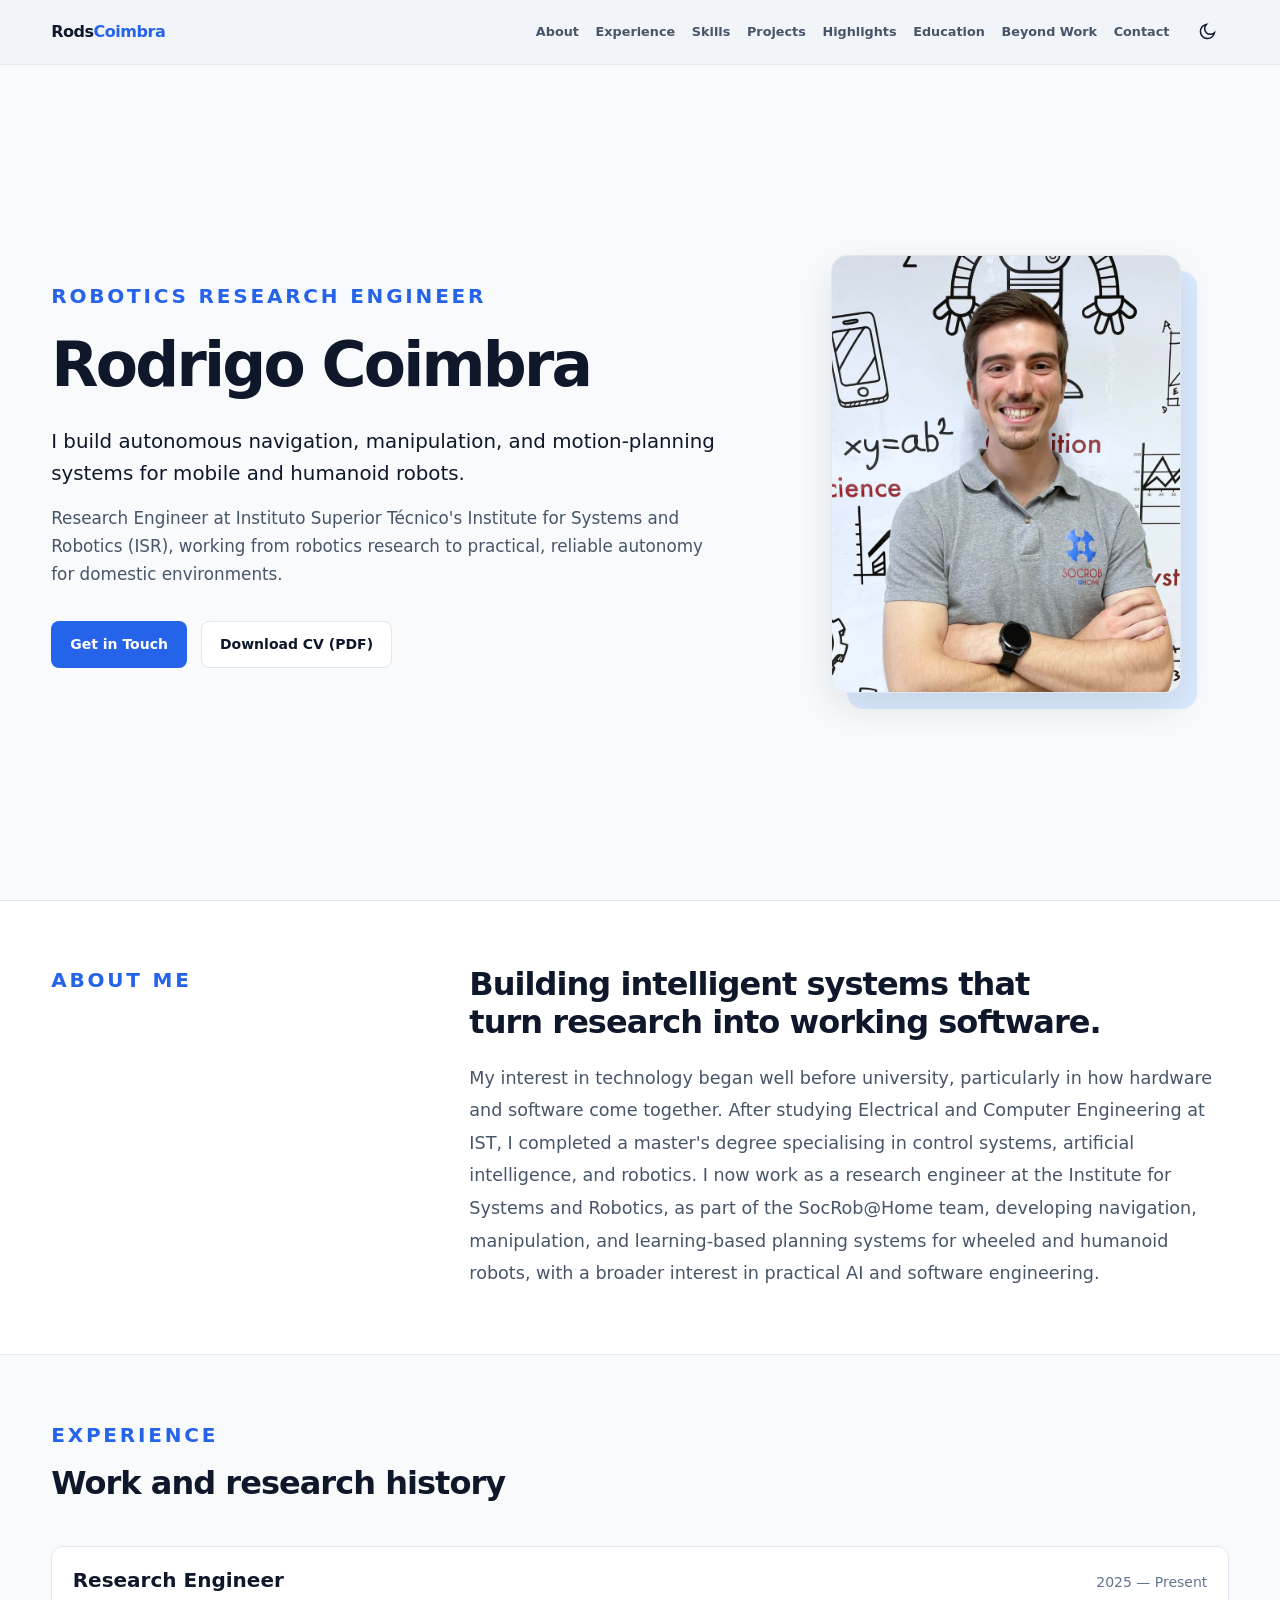
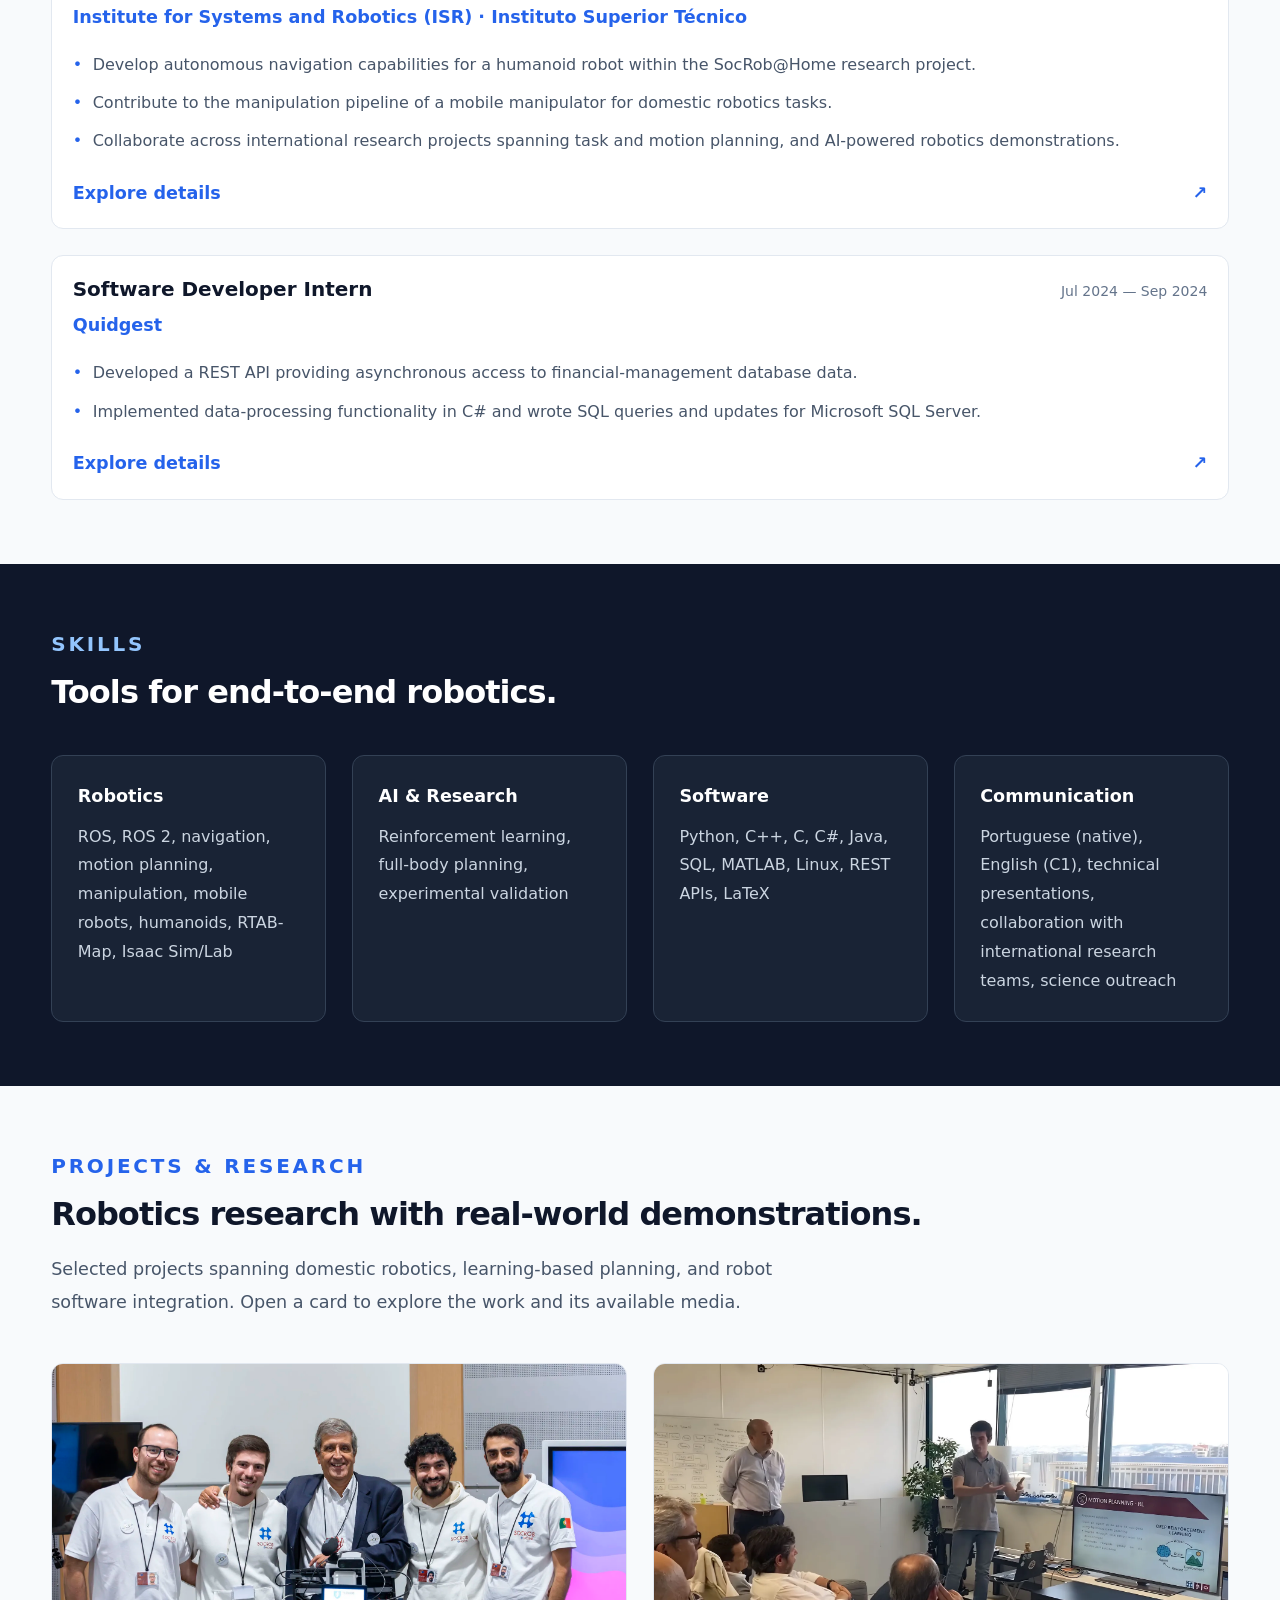
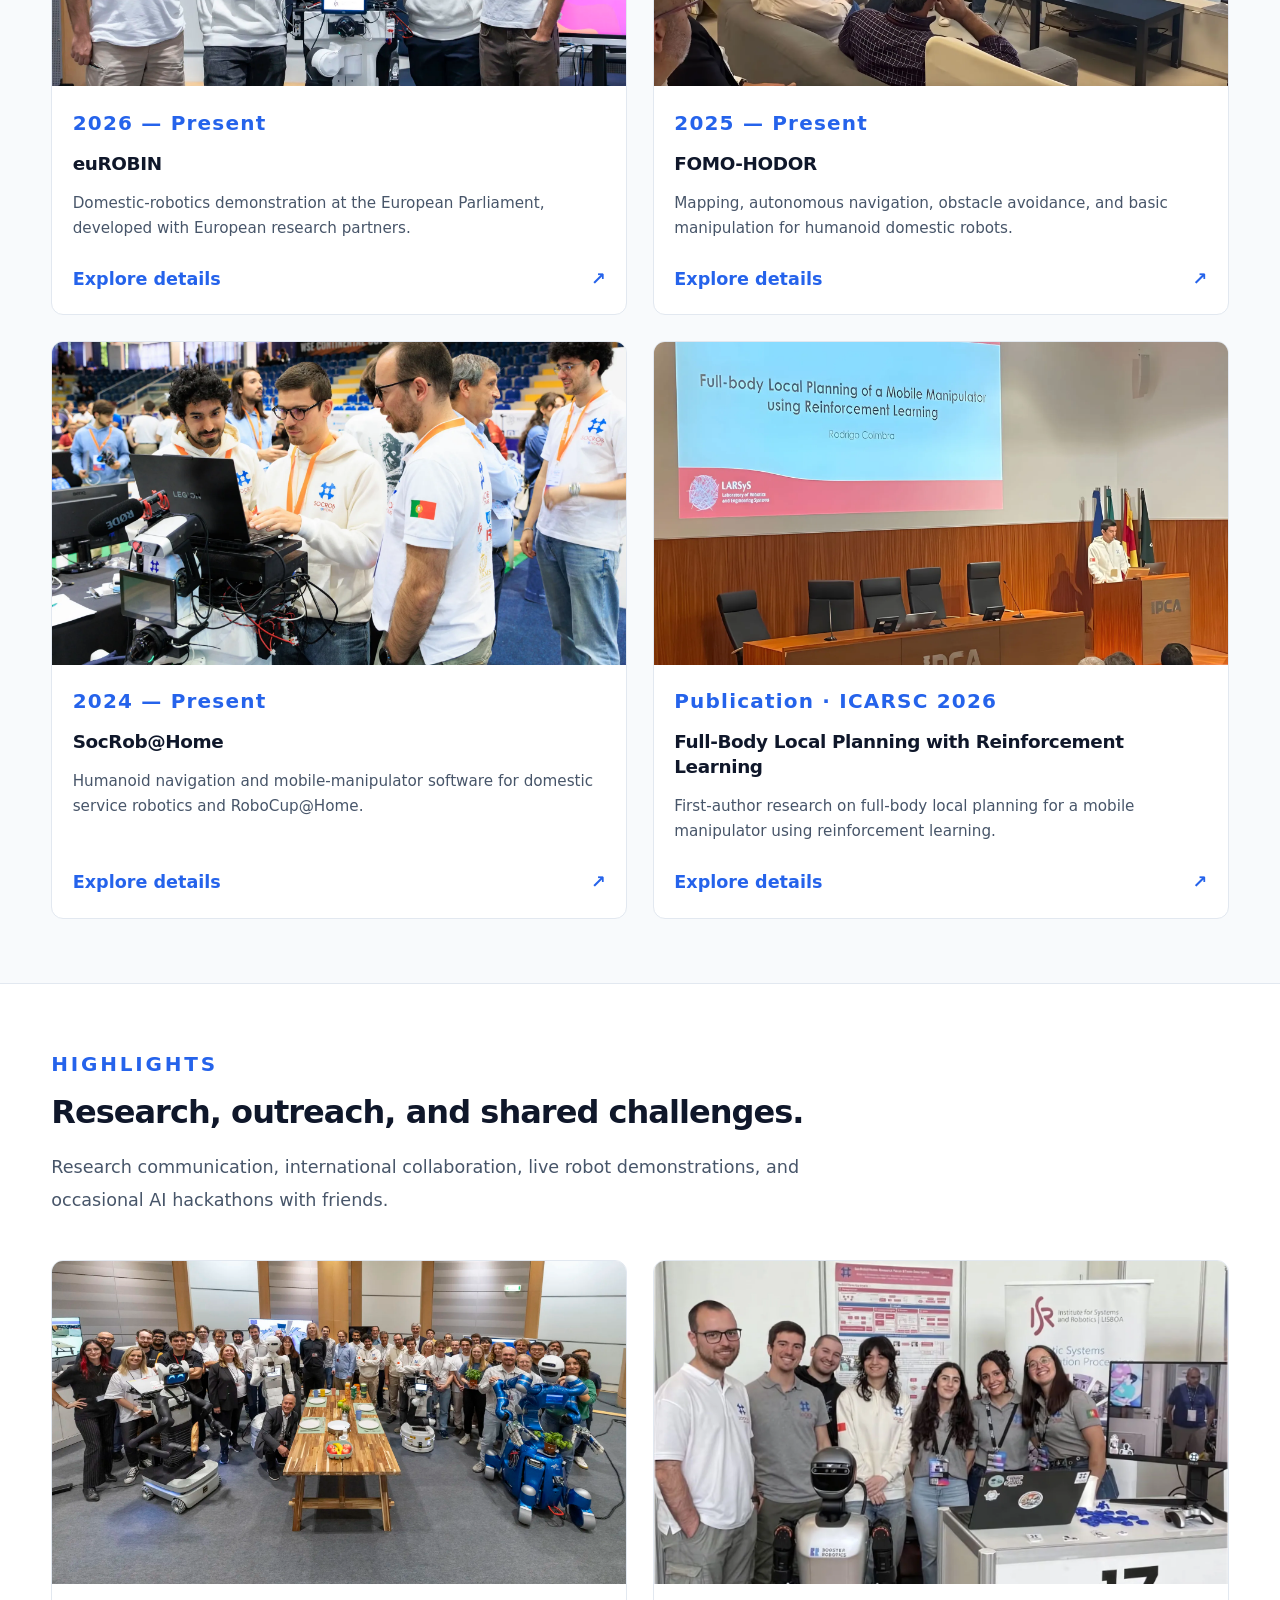
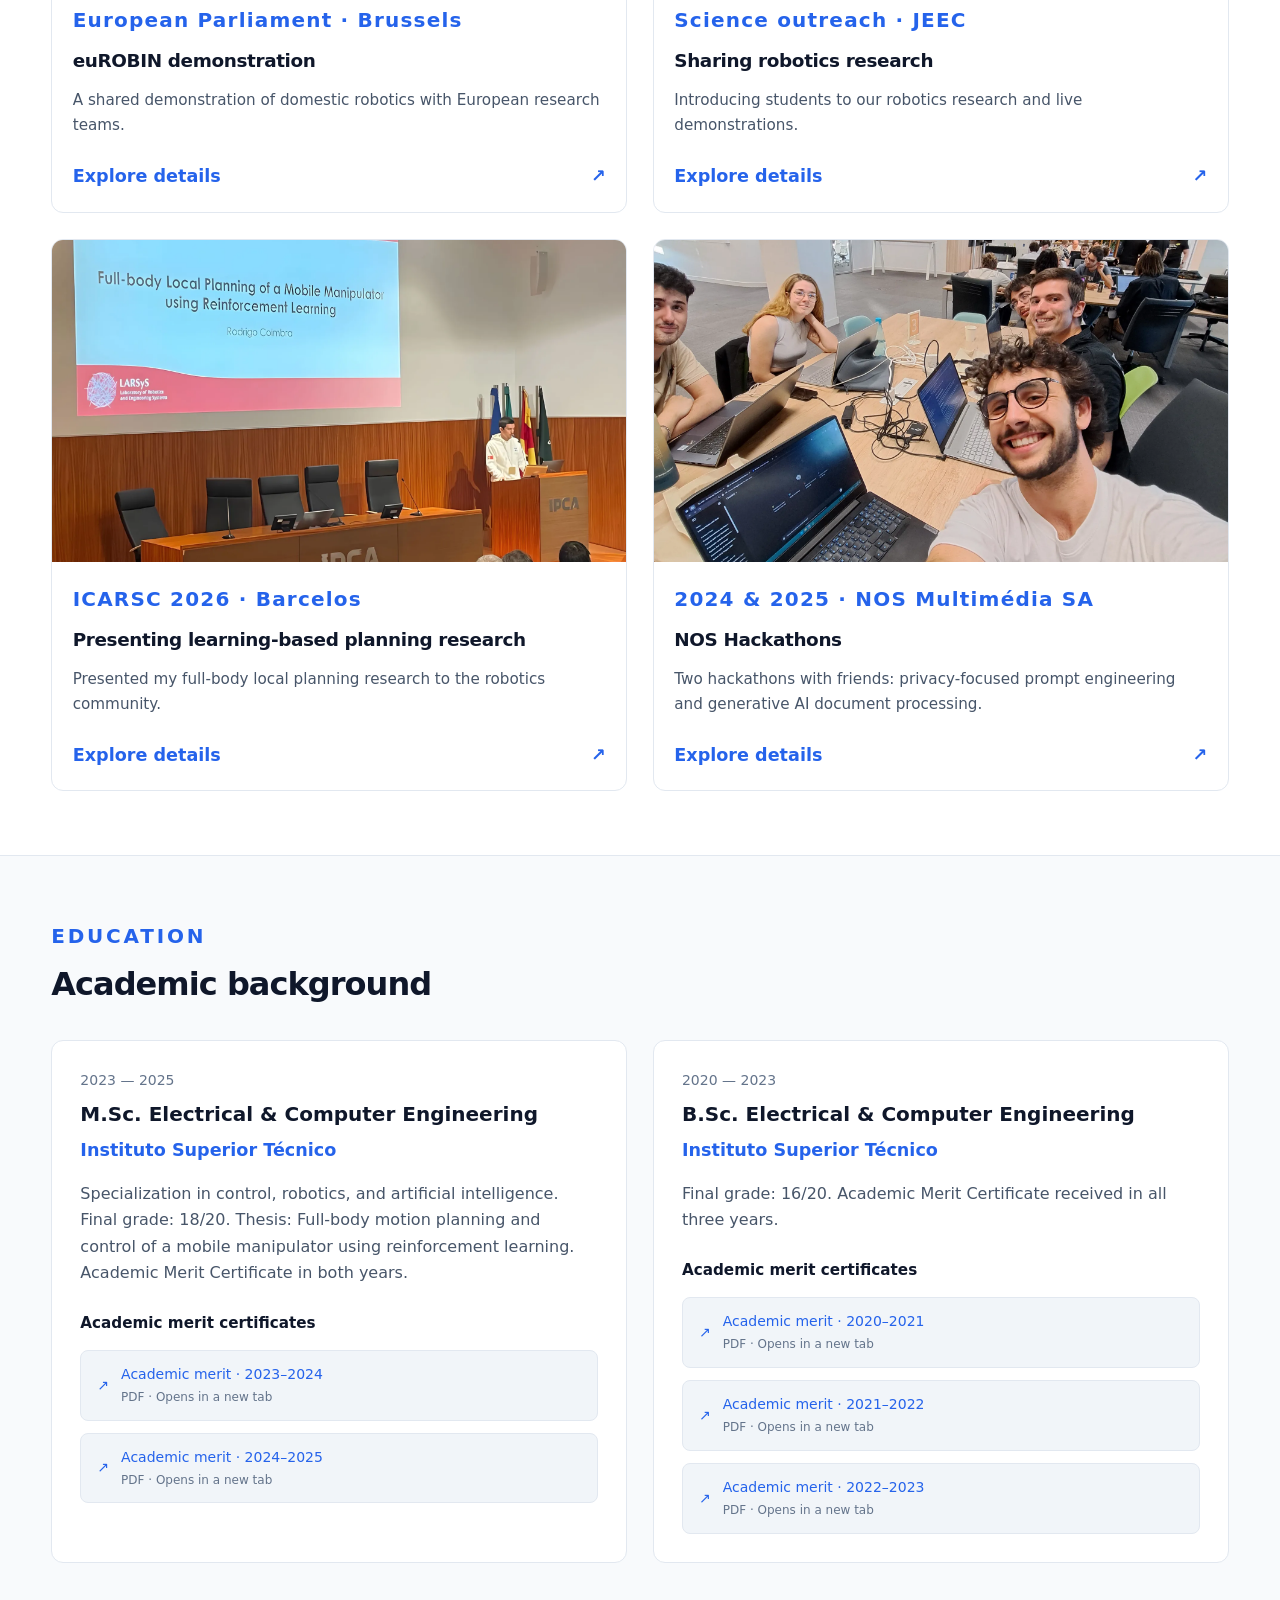
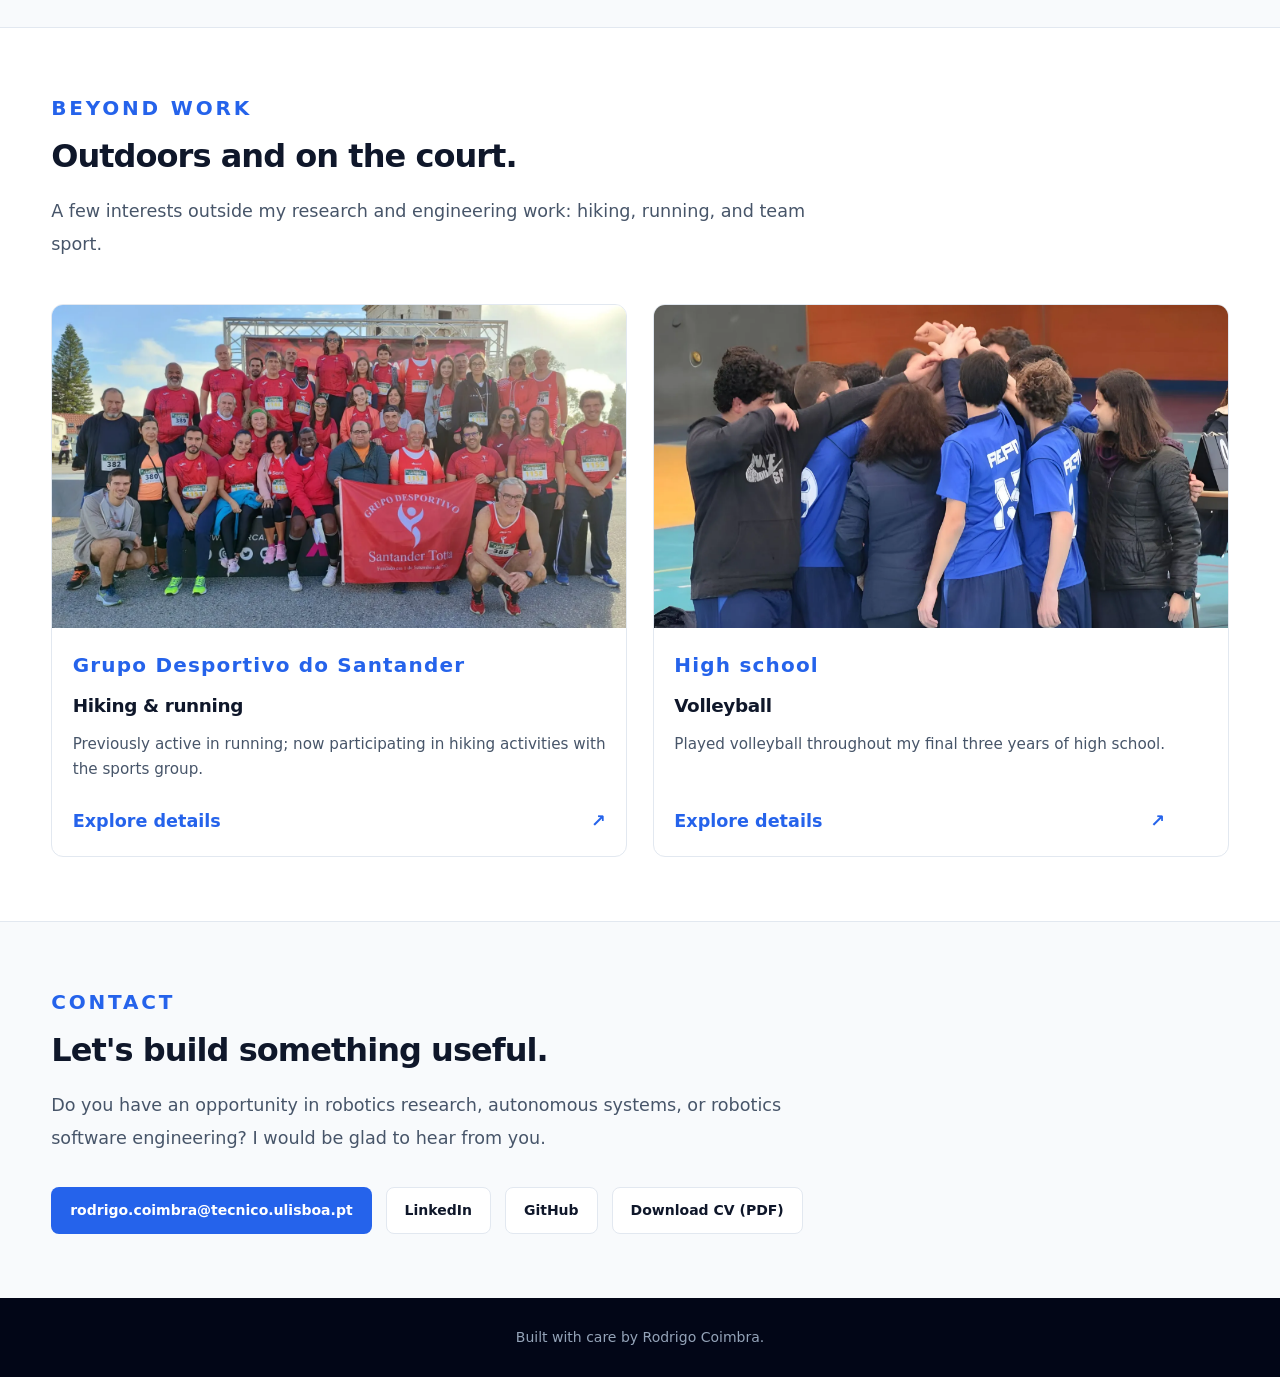
<file: index.html>
<!doctype html>
<html lang="en">
  <head>
    <meta charset="UTF-8" />
    <meta name="viewport" content="width=device-width, initial-scale=1.0" />
    <meta
      name="description"
      content="Portfolio of Rodrigo Coimbra — Robotics Research Engineer working on autonomous navigation, manipulation, and learning-based planning."
    />
    <meta name="color-scheme" content="light dark" />
    <title>Rodrigo Coimbra | Robotics Research Engineer</title>
    <script src="assets/js/theme.js?v=3"></script>
    <link rel="stylesheet" href="assets/css/styles.css?v=11" />
    <script src="assets/js/content.js?v=8" defer></script>
    <script src="assets/js/pdf-cache.js?v=7" defer></script>
    <script src="assets/js/app.js?v=8" defer></script>
  </head>
  <body>
    <a class="skip-link" href="#main-content">Skip to content</a>
    <header class="site-header">
      <nav class="container nav-row" aria-label="Primary navigation">
        <a class="brand" href="#home">Rods<span>Coimbra</span></a>
        <div class="nav-right">
          <div class="desktop-links">
            <a href="#about">About</a>
            <a href="#experience">Experience</a>
            <a href="#skills">Skills</a>
            <a href="#projects">Projects</a>
            <a href="#highlights">Highlights</a>
            <a href="#education">Education</a>
            <a href="#activities">Beyond Work</a>
            <a href="#contact">Contact</a>
          </div>
          <button
            class="icon-button"
            id="menu-button"
            type="button"
            aria-label="Open navigation"
            aria-controls="mobile-menu"
            aria-expanded="false"
          >
            <svg
              viewBox="0 0 24 24"
              fill="none"
              stroke="currentColor"
              stroke-width="1.8"
              aria-hidden="true"
            >
              <path d="M4 6h16M4 12h16M4 18h16" />
            </svg>
          </button>
          <button
            class="icon-button"
            id="theme-toggle"
            type="button"
            aria-label="Switch to dark mode"
            aria-pressed="false"
          >
            <svg
              id="sun-icon"
              hidden
              viewBox="0 0 24 24"
              fill="none"
              stroke="currentColor"
              stroke-width="1.8"
              aria-hidden="true"
            >
              <circle cx="12" cy="12" r="4" />
              <path
                d="M12 2v2M12 20v2M2 12h2M20 12h2M5 5l1.4 1.4M17.6 17.6 19 19M5 19l1.4-1.4M17.6 6.4 19 5"
              /></svg
            ><svg
              id="moon-icon"
              viewBox="0 0 24 24"
              fill="none"
              stroke="currentColor"
              stroke-width="1.8"
              aria-hidden="true"
            >
              <path d="M21 12.8A8.5 8.5 0 1 1 11.2 3 6.6 6.6 0 0 0 21 12.8Z" />
            </svg>
          </button>
        </div>
      </nav>
      <div class="mobile-menu" id="mobile-menu" hidden>
        <div class="container mobile-links">
          <a href="#about">About</a>
          <a href="#experience">Experience</a>
          <a href="#skills">Skills</a>
          <a href="#projects">Projects</a>
          <a href="#highlights">Highlights</a>
          <a href="#education">Education</a>
          <a href="#activities">Beyond Work</a>
          <a href="#contact">Contact</a
          ><a
            class="cv-link"
            href="assets/documents/Curriculum_Vitae_reduced.pdf"
            download
            >Download CV (PDF)</a
          >
        </div>
      </div>
    </header>
    <main id="main-content">
      <section id="home" class="hero">
        <div class="container hero-grid">
          <div class="hero-text">
            <p class="eyebrow">Robotics Research Engineer</p>
            <h1>Rodrigo Coimbra</h1>
            <p class="hero-lead">
              I build autonomous navigation, manipulation, and motion-planning
              systems for mobile and humanoid robots.
            </p>
            <p class="hero-description">
              Research Engineer at Instituto Superior Técnico's Institute for
              Systems and Robotics (ISR), working from robotics research to
              practical, reliable autonomy for domestic environments.
            </p>
            <div class="actions">
              <a href="#contact" class="button button-primary">Get in Touch</a
              ><a
                href="assets/documents/Curriculum_Vitae_reduced.pdf"
                class="button"
                download
                >Download CV (PDF)</a
              >
            </div>
          </div>
          <div class="hero-photo">
            <div class="portrait-frame">
              <img
                src="assets/images/rodrigo-coimbra.jpeg"
                alt="Rodrigo Coimbra, Robotics Research Engineer"
                width="800"
                height="1000"
                fetchpriority="high"
              />
            </div>
          </div>
        </div>
      </section>
      <section id="about" class="section surface-section">
        <div class="container about-grid">
          <p class="eyebrow">About me</p>
          <div class="about-content">
            <h2 class="section-title">
              Building intelligent systems that turn research into working
              software.
            </h2>
            <p class="section-intro">
              My interest in technology began well before university,
              particularly in how hardware and software come together. After
              studying Electrical and Computer Engineering at IST, I completed a
              master's degree specialising in control systems, artificial
              intelligence, and robotics. I now work as a research engineer at
              the Institute for Systems and Robotics, as part of the SocRob@Home
              team, developing navigation, manipulation, and learning-based
              planning systems for wheeled and humanoid robots, with a broader
              interest in practical AI and software engineering.
            </p>
          </div>
        </div>
      </section>
      <section id="experience" class="section">
        <div class="container">
          <p class="eyebrow">Experience</p>
          <h2 class="section-title">Work and research history</h2>
          <div class="cards experience-grid">
            <button
              type="button"
              class="detail-card experience-card"
              data-detail="socrob"
              aria-haspopup="dialog"
              aria-controls="detail-dialog"
            >
              <span class="card-body">
                <span class="role-header">
                  <span class="role-title">Research Engineer</span>
                  <span class="role-date">2025 — Present</span>
                </span>

                <span class="role-company">
                  Institute for Systems and Robotics (ISR) · Instituto Superior
                  Técnico
                </span>

                <span class="experience-points">
                  <span>
                    Develop autonomous navigation capabilities for a humanoid
                    robot within the SocRob@Home research project.
                  </span>
                  <span>
                    Contribute to the manipulation pipeline of a mobile
                    manipulator for domestic robotics tasks.
                  </span>
                  <span>
                    Collaborate across international research projects spanning
                    task and motion planning, and AI-powered robotics
                    demonstrations.
                  </span>
                </span>

                <span class="card-action">
                  Explore details <span aria-hidden="true">↗</span>
                </span>
              </span>
            </button>

            <button
              type="button"
              class="detail-card experience-card"
              data-detail="quidgest"
              aria-haspopup="dialog"
              aria-controls="detail-dialog"
            >
              <span class="card-body">
                <span class="role-header">
                  <span class="role-title">Software Developer Intern</span>
                  <span class="role-date">Jul 2024 — Sep 2024</span>
                </span>

                <span class="role-company">Quidgest</span>

                <span class="experience-points">
                  <span>
                    Developed a REST API providing asynchronous access to
                    financial-management database data.
                  </span>
                  <span>
                    Implemented data-processing functionality in C# and wrote
                    SQL queries and updates for Microsoft SQL Server.
                  </span>
                </span>

                <span class="card-action">
                  Explore details <span aria-hidden="true">↗</span>
                </span>
              </span>
            </button>
          </div>
        </div>
      </section>
      <section id="skills" class="section skills-section">
        <div class="container">
          <p class="eyebrow">Skills</p>
          <h2 class="section-title">Tools for end-to-end robotics.</h2>
          <div class="cards skill-grid">
            <div class="skill-card">
              <h3>Robotics</h3>
              <p>
                ROS, ROS 2, navigation, motion planning, manipulation, mobile
                robots, humanoids, RTAB-Map, Isaac Sim/Lab
              </p>
            </div>
            <div class="skill-card">
              <h3>AI &amp; Research</h3>
              <p>
                Reinforcement learning, full-body planning, experimental
                validation
              </p>
            </div>
            <div class="skill-card">
              <h3>Software</h3>
              <p>
                Python, C++, C, C#, Java, SQL, MATLAB, Linux, REST APIs, LaTeX
              </p>
            </div>
            <div class="skill-card">
              <h3>Communication</h3>
              <p>
                Portuguese (native), English (C1), technical presentations,
                collaboration with international research teams, science
                outreach
              </p>
            </div>
          </div>
        </div>
      </section>
      <section id="projects" class="section">
        <div class="container">
          <p class="eyebrow">Projects &amp; research</p>
          <h2 class="section-title">
            Robotics research with real-world demonstrations.
          </h2>
          <p class="section-intro">
            Selected projects spanning domestic robotics, learning-based
            planning, and robot software integration. Open a card to explore the
            work and its available media.
          </p>
          <div class="cards project-grid">
            <button
              type="button"
              class="detail-card"
              data-detail="eurobin"
              aria-haspopup="dialog"
              aria-controls="detail-dialog"
            >
              <span class="card-cover"
                ><img
                  src="assets/images/eurobin-project.webp"
                  alt="euROBIN"
                  loading="lazy"
                  decoding="async" /></span
              ><span class="card-body"
                ><span class="eyebrow">2026 — Present</span
                ><span class="card-title">euROBIN</span
                ><span class="card-summary"
                  >Domestic-robotics demonstration at the European Parliament,
                  developed with European research partners.</span
                ><span class="card-action"
                  >Explore details <span aria-hidden="true">↗</span></span
                ></span
              ></button
            ><button
              type="button"
              class="detail-card"
              data-detail="fomo"
              aria-haspopup="dialog"
              aria-controls="detail-dialog"
            >
              <span class="card-cover"
                ><img
                  src="assets/images/oracle_project.webp"
                  alt="FOMO-HODOR"
                  loading="lazy"
                  decoding="async" /></span
              ><span class="card-body"
                ><span class="eyebrow">2025 — Present</span
                ><span class="card-title">FOMO-HODOR</span
                ><span class="card-summary"
                  >Mapping, autonomous navigation, obstacle avoidance, and basic
                  manipulation for humanoid domestic robots.</span
                ><span class="card-action"
                  >Explore details <span aria-hidden="true">↗</span></span
                ></span
              ></button
            ><button
              type="button"
              class="detail-card"
              data-detail="socrob"
              aria-haspopup="dialog"
              aria-controls="detail-dialog"
            >
              <span class="card-cover"
                ><img
                  src="assets/images/robocup_photo.webp"
                  alt="SocRob@Home"
                  loading="lazy"
                  decoding="async" /></span
              ><span class="card-body"
                ><span class="eyebrow">2024 — Present</span
                ><span class="card-title">SocRob@Home</span
                ><span class="card-summary"
                  >Humanoid navigation and mobile-manipulator software for
                  domestic service robotics and RoboCup@Home.</span
                ><span class="card-action"
                  >Explore details <span aria-hidden="true">↗</span></span
                ></span
              ></button
            ><button
              type="button"
              class="detail-card"
              data-detail="paper"
              aria-haspopup="dialog"
              aria-controls="detail-dialog"
            >
              <span class="card-cover"
                ><img
                  src="assets/images/icarsc_presentation.webp"
                  alt="Full-Body Local Planning with Reinforcement Learning"
                  loading="lazy"
                  decoding="async" /></span
              ><span class="card-body"
                ><span class="eyebrow">Publication · ICARSC 2026</span
                ><span class="card-title"
                  >Full-Body Local Planning with Reinforcement Learning</span
                ><span class="card-summary"
                  >First-author research on full-body local planning for a
                  mobile manipulator using reinforcement learning.</span
                ><span class="card-action"
                  >Explore details <span aria-hidden="true">↗</span></span
                ></span
              >
            </button>
          </div>
        </div>
      </section>
      <section id="highlights" class="section surface-section">
        <div class="container">
          <p class="eyebrow">Highlights</p>
          <h2 class="section-title">
            Research, outreach, and shared challenges.
          </h2>
          <p class="section-intro">
            Research communication, international collaboration, live robot
            demonstrations, and occasional AI hackathons with friends.
          </p>
          <div class="cards highlights-grid">
            <button
              type="button"
              class="detail-card"
              data-detail="eurobin"
              aria-haspopup="dialog"
              aria-controls="detail-dialog"
            >
              <span class="card-cover"
                ><img
                  src="assets/images/eurobin-all-teams.webp"
                  alt="euROBIN demonstration"
                  loading="lazy"
                  decoding="async" /></span
              ><span class="card-body"
                ><span class="eyebrow">European Parliament · Brussels</span
                ><span class="card-title">euROBIN demonstration</span
                ><span class="card-summary"
                  >A shared demonstration of domestic robotics with European
                  research teams.</span
                ><span class="card-action"
                  >Explore details <span aria-hidden="true">↗</span></span
                ></span
              ></button
            ><button
              type="button"
              class="detail-card"
              data-detail="outreach"
              aria-haspopup="dialog"
              aria-controls="detail-dialog"
            >
              <span class="card-cover"
                ><img
                  src="assets/images/jeec.webp"
                  alt="Sharing robotics research"
                  loading="lazy"
                  decoding="async" /></span
              ><span class="card-body"
                ><span class="eyebrow">Science outreach · JEEC</span
                ><span class="card-title">Sharing robotics research</span
                ><span class="card-summary"
                  >Introducing students to our robotics research and live
                  demonstrations.</span
                ><span class="card-action"
                  >Explore details <span aria-hidden="true">↗</span></span
                ></span
              ></button
            ><button
              type="button"
              class="detail-card"
              data-detail="paper"
              aria-haspopup="dialog"
              aria-controls="detail-dialog"
            >
              <span class="card-cover"
                ><img
                  src="assets/images/icarsc_presentation.webp"
                  alt="Presenting learning-based planning research"
                  loading="lazy"
                  decoding="async" /></span
              ><span class="card-body"
                ><span class="eyebrow">ICARSC 2026 · Barcelos</span
                ><span class="card-title"
                  >Presenting learning-based planning research</span
                ><span class="card-summary"
                  >Presented my full-body local planning research to the
                  robotics community.</span
                ><span class="card-action"
                  >Explore details <span aria-hidden="true">↗</span></span
                ></span
              ></button
            ><button
              type="button"
              class="detail-card"
              data-detail="hackathons"
              aria-haspopup="dialog"
              aria-controls="detail-dialog"
            >
              <span class="card-cover"
                ><img
                  src="assets/images/nos_hackathon.webp"
                  alt="NOS Hackathons"
                  loading="lazy"
                  decoding="async"
                /><span>NOS Hackathons</span
                ><span class="cover-label"
                  >Generative AI and prompt engineering</span
                ></span
              ><span class="card-body"
                ><span class="eyebrow">2024 &amp; 2025 · NOS Multimédia SA</span
                ><span class="card-title">NOS Hackathons</span
                ><span class="card-summary"
                  >Two hackathons with friends: privacy-focused prompt
                  engineering and generative AI document processing.</span
                ><span class="card-action"
                  >Explore details <span aria-hidden="true">↗</span></span
                ></span
              >
            </button>
          </div>
        </div>
      </section>
      <section id="education" class="section">
        <div class="container">
          <p class="eyebrow">Education</p>
          <h2 class="section-title">Academic background</h2>
          <div class="education-grid">
            <article>
              <p class="role-date">2023 — 2025</p>
              <h3>M.Sc. Electrical &amp; Computer Engineering</h3>
              <p class="school">Instituto Superior Técnico</p>
              <p class="education-description">
                Specialization in control, robotics, and artificial
                intelligence. Final grade: 18/20. Thesis: Full-body motion
                planning and control of a mobile manipulator using reinforcement
                learning. Academic Merit Certificate in both years.
              </p>
              <h4 class="document-heading">Academic merit certificates</h4>
              <div class="document-list">
                <a
                  class="document-link"
                  href="assets/Declarações/merito_academico_mestrados_23_24.pdf"
                  target="_blank"
                  rel="noopener noreferrer"
                  ><span aria-hidden="true">↗</span
                  ><span
                    >Academic merit · 2023–2024<span class="document-format"
                      >PDF · Opens in a new tab</span
                    ></span
                  ></a
                >
                <a
                  class="document-link"
                  href="assets/Declarações/merito_academico_mestrados_24_25.pdf"
                  target="_blank"
                  rel="noopener noreferrer"
                  ><span aria-hidden="true">↗</span
                  ><span
                    >Academic merit · 2024–2025<span class="document-format"
                      >PDF · Opens in a new tab</span
                    ></span
                  ></a
                >
              </div>
            </article>
            <article>
              <p class="role-date">2020 — 2023</p>
              <h3>B.Sc. Electrical &amp; Computer Engineering</h3>
              <p class="school">Instituto Superior Técnico</p>
              <p class="education-description">
                Final grade: 16/20. Academic Merit Certificate received in all
                three years.
              </p>
              <h4 class="document-heading">Academic merit certificates</h4>
              <div class="document-list">
                <a
                  class="document-link"
                  href="assets/Declarações/merito_academico_licenciatura_20_21.pdf"
                  target="_blank"
                  rel="noopener noreferrer"
                  ><span aria-hidden="true">↗</span
                  ><span
                    >Academic merit · 2020–2021<span class="document-format"
                      >PDF · Opens in a new tab</span
                    ></span
                  ></a
                >
                <a
                  class="document-link"
                  href="assets/Declarações/merito_academico_licenciatura_21_22.pdf"
                  target="_blank"
                  rel="noopener noreferrer"
                  ><span aria-hidden="true">↗</span
                  ><span
                    >Academic merit · 2021–2022<span class="document-format"
                      >PDF · Opens in a new tab</span
                    ></span
                  ></a
                >
                <a
                  class="document-link"
                  href="assets/Declarações/merito_academico_licenciatura_22_23.pdf"
                  target="_blank"
                  rel="noopener noreferrer"
                  ><span aria-hidden="true">↗</span
                  ><span
                    >Academic merit · 2022–2023<span class="document-format"
                      >PDF · Opens in a new tab</span
                    ></span
                  ></a
                >
              </div>
            </article>
          </div>
        </div>
      </section>
      <section id="activities" class="section surface-section">
        <div class="container">
          <p class="eyebrow">Beyond Work</p>
          <h2 class="section-title">Outdoors and on the court.</h2>
          <p class="section-intro">
            A few interests outside my research and engineering work: hiking,
            running, and team sport.
          </p>
          <div class="cards two-columns activity-grid">
            <button
              type="button"
              class="detail-card"
              data-detail="hiking"
              aria-haspopup="dialog"
              aria-controls="detail-dialog"
            >
              <span class="card-cover"
                ><img
                  src="assets/images/santander_running.webp"
                  alt="Hiking &amp; running"
                  loading="lazy"
                  decoding="async" /></span
              ><span class="card-body"
                ><span class="eyebrow">Grupo Desportivo do Santander</span
                ><span class="card-title">Hiking &amp; running</span
                ><span class="card-summary"
                  >Previously active in running; now participating in hiking
                  activities with the sports group.</span
                ><span class="card-action"
                  >Explore details <span aria-hidden="true">↗</span></span
                ></span
              ></button
            ><button
              type="button"
              class="detail-card"
              data-detail="volleyball"
              aria-haspopup="dialog"
              aria-controls="detail-dialog"
            >
              <span class="card-cover"
                ><img
                  src="assets/images/volleyball_team_back.webp"
                  alt="Volleyball"
                  loading="lazy"
                  decoding="async" /></span
              ><span class="card-body"
                ><span class="eyebrow">High school</span
                ><span class="card-title">Volleyball</span
                ><span class="card-summary"
                  >Played volleyball throughout my final three years of high
                  school.</span
                ><span class="card-action"
                  >Explore details <span aria-hidden="true">↗</span></span
                ></span
              >
            </button>
          </div>
        </div>
      </section>
      <section id="contact" class="section">
        <div class="container">
          <p class="eyebrow">Contact</p>
          <h2 class="section-title">Let's build something useful.</h2>
          <p class="section-intro">
            Do you have an opportunity in robotics research, autonomous systems,
            or robotics software engineering? I would be glad to hear from you.
          </p>
          <div class="actions">
            <a
              class="button button-primary contact-email"
              href="mailto:rodrigo.coimbra@tecnico.ulisboa.pt"
              >rodrigo.coimbra@tecnico.ulisboa.pt</a
            ><a
              class="button"
              href="https://www.linkedin.com/in/rodrigo-manuel-coimbra/"
              target="_blank"
              rel="noopener noreferrer"
              >LinkedIn</a
            ><a
              class="button"
              href="https://github.com/RodsCoimbra"
              target="_blank"
              rel="noopener noreferrer"
              >GitHub</a
            ><a
              class="button"
              href="assets/documents/Curriculum_Vitae_reduced.pdf"
              download
              >Download CV (PDF)</a
            >
          </div>
        </div>
      </section>
      <noscript
        ><p class="container noscript-note">
          Enable JavaScript for card details, galleries, themes, and the mobile
          menu. Academic merit certificate links remain available without
          JavaScript.
        </p></noscript
      >
    </main>
    <footer class="site-footer">Built with care by Rodrigo Coimbra.</footer>
    <dialog
      id="detail-dialog"
      class="detail-dialog"
      aria-labelledby="detail-title"
    >
      <div class="modal-panel">
        <div class="modal-top">
          <div>
            <p id="detail-meta" class="eyebrow"></p>
            <h2 id="detail-title" class="modal-title"></h2>
          </div>
          <button
            id="close-detail"
            class="icon-button modal-close"
            type="button"
            aria-label="Close details"
            autofocus
          >
            <svg
              viewBox="0 0 24 24"
              fill="none"
              stroke="currentColor"
              stroke-width="1.8"
              aria-hidden="true"
            >
              <path d="m6 6 12 12M18 6 6 18" />
            </svg>
          </button>
        </div>
        <div
          class="gallery"
          id="detail-gallery"
          role="region"
          aria-label="Media gallery"
          aria-roledescription="carousel"
          hidden
        >
          <div id="gallery-row" class="gallery-row">
            <button
              id="previous-media"
              class="gallery-arrow"
              type="button"
              aria-label="Previous gallery item"
            >
              ‹
            </button>
            <div id="media-stage" class="media-stage"></div>
            <button
              id="next-media"
              class="gallery-arrow"
              type="button"
              aria-label="Next gallery item"
            >
              ›
            </button>
          </div>
          <p id="media-caption" class="gallery-caption"></p>
          <div class="gallery-controls">
            <span
              id="media-count"
              class="gallery-count"
              role="status"
              aria-live="polite"
              aria-atomic="true"
            ></span>
            <div
              id="media-dots"
              class="gallery-dots"
              aria-label="Choose gallery item"
            ></div>
          </div>
          <p id="gallery-help" class="gallery-help">
            Use arrows or swipe an image or caption. On videos, use the arrows
            or swipe the caption below.
          </p>
        </div>
        <div id="detail-description" class="modal-description"></div>
        <div id="detail-links" class="modal-link" hidden></div>
      </div>
    </dialog>
  </body>
</html>
</file>
<file: assets/css/styles.css>
:root {
  color-scheme: light;

  --page: #f8fafc;
  --surface: #fff;
  --soft: #f1f5f9;
  --heading: #0f172a;
  --text: #475569;
  --muted: #64748b;
  --border: #e2e8f0;
  --header: rgba(241, 245, 249, 0.94);

  --accent: #2563eb;
  --accent-hover: #1d4ed8;
  --button: #2563eb;
  --button-hover: #1d4ed8;
  --offset: #dbeafe;

  --shadow: 0 14px 40px rgba(15, 23, 42, 0.1);
  --gutter: clamp(16px, 4vw, 160px);
  --layout-gap: clamp(20px, 2vw, 64px);
}

:root.dark {
  color-scheme: dark;

  --page: #181a1b;
  --surface: #202324;
  --soft: #2a2d2e;
  --heading: #e8e6e3;
  --text: #c8c6c3;
  --muted: #a6a39f;
  --border: #3a3d3e;
  --header: rgba(38, 41, 41, 0.94);

  --accent: #70b7ff;
  --accent-hover: #8bc7ff;
  --button: #287ed8;
  --button-hover: #2370c0;
  --offset: #303638;

  --shadow: 0 14px 40px rgba(0, 0, 0, 0.25);
}

/* ==========================================================================
   Base styles
   ========================================================================== */

* {
  box-sizing: border-box;
}

html {
  scroll-behavior: smooth;
  font-size: clamp(16px, 0.55vw, 20px);
  scroll-padding-top: 80px;
}

body {
  margin: 0;
  background: var(--page);
  color: var(--text);
  font-family:
    system-ui,
    -apple-system,
    BlinkMacSystemFont,
    "Segoe UI",
    sans-serif;
  line-height: 1.65;
  -webkit-font-smoothing: antialiased;
}

button,
a {
  -webkit-tap-highlight-color: transparent;
}

button {
  font: inherit;
  cursor: pointer;
}

a {
  color: var(--accent);
  text-decoration: none;
}

a:hover {
  color: var(--accent-hover);
}

button:focus-visible,
a:focus-visible,
video:focus-visible {
  outline: 3px solid var(--accent);
  outline-offset: 4px;
}

img {
  display: block;
  max-width: 100%;
  height: auto;
}

h1,
h2,
h3,
h4,
p {
  margin: 0;
}

h1,
h2,
h3,
h4 {
  color: var(--heading);
}

[hidden] {
  display: none !important;
}

/* ==========================================================================
   Shared layout and typography
   ========================================================================== */

.container {
  width: calc(100% - var(--gutter) - var(--gutter));
  margin-inline: auto;
}

.section {
  padding-block: clamp(56px, 5vw, 128px);
  scroll-margin-top: 80px;
}

.surface-section {
  background: var(--surface);
  border-block: 1px solid var(--border);
}

.eyebrow {
  display: block;
  font-size: 1.25rem;
  font-weight: 650;
  color: var(--accent);
  text-transform: uppercase;
  letter-spacing: 0.14em;
}

.section-title {
  margin-top: 12px;
  max-width: 34ch;
  font-size: clamp(1.8rem, 2.5vw, 3.2rem);
  line-height: 1.2;
  letter-spacing: -0.03em;
  text-wrap: balance;
}

.section-intro {
  margin-top: 20px;
  max-width: 70ch;
  font-size: 1.1rem;
  line-height: 1.85;
}

.skip-link {
  position: fixed;
  top: -100px;
  left: 16px;
  z-index: 100;
  padding: 12px 18px;
  background: var(--surface);
  border: 1px solid var(--border);
  border-radius: 8px;
}

.skip-link:focus {
  top: 12px;
}

/* ==========================================================================
   Fixed navigation
   ========================================================================== */

.site-header {
  position: fixed;
  inset: 0 0 auto;
  z-index: 30;
  background: var(--header);
  border-bottom: 1px solid var(--border);
  backdrop-filter: blur(12px);
}

.nav-row {
  min-height: 64px;
  display: flex;
  justify-content: space-between;
  align-items: center;
  gap: 16px;
}

.brand {
  color: var(--heading);
  font-size: 1rem;
  font-weight: 750;
  white-space: nowrap;
  letter-spacing: -0.03em;
}

.brand span {
  color: var(--accent);
}

.nav-right {
  display: flex;
  align-items: center;
  gap: clamp(8px, 1.2vw, 28px);
}

.desktop-links {
  display: none;
  align-items: center;
  gap: clamp(12px, 1.3vw, 36px);
}

.desktop-links a {
  color: var(--text);
  font-size: 0.8rem;
  font-weight: 550;
  white-space: nowrap;
}

.desktop-links a:hover {
  color: var(--accent);
}

.icon-button {
  width: 44px;
  height: 44px;
  flex-shrink: 0;
  display: inline-flex;
  align-items: center;
  justify-content: center;
  border: 1px solid transparent;
  border-radius: 8px;
  color: var(--heading);
  background: transparent;
}

.icon-button:hover {
  background: var(--soft);
}

.icon-button svg {
  width: 20px;
  height: 20px;
}

.mobile-menu {
  border-top: 1px solid var(--border);
  background: var(--soft);

  /* Keep the viewport-unit fallback. */
  max-height: calc(100vh - 64px);
  max-height: calc(100dvh - 64px);

  overflow-y: auto;
}

.mobile-links {
  display: grid;
  padding-block: 16px;
  gap: 4px;
}

.mobile-links a {
  padding: 10px 0;
  color: var(--text);
  font-size: 0.95rem;
}

.mobile-links a:hover,
.mobile-links .cv-link {
  color: var(--accent);
}

.mobile-links .cv-link {
  font-weight: 650;
}

/* ==========================================================================
   Hero
   ========================================================================== */

.hero {
  min-height: min(100svh, 1120px);
  display: flex;
  align-items: center;
  padding-top: clamp(112px, 8vw, 180px);
  padding-bottom: clamp(64px, 5vw, 120px);
}

.hero-grid {
  display: grid;
  gap: clamp(36px, 5vw, 120px);
  align-items: center;
}

.hero-text {
  min-width: 0;
  width: 100%;
  max-width: 48rem;
}

.hero-text h1 {
  margin-top: 20px;
  font-size: clamp(2.5rem, 4.8vw, 6rem);
  line-height: 1.05;
  letter-spacing: -0.045em;
  text-wrap: balance;
}

.hero-lead {
  margin-top: 28px;
  font-size: clamp(1.2rem, 1.55vw, 1.9rem);
  line-height: 1.6;
  color: var(--heading);
}

.hero-description {
  margin-top: 16px;
  font-size: 1.05rem;
}

/* Both hero paragraphs share the same right-hand boundary. */
.hero-text .hero-lead,
.hero-text .hero-description {
  width: 100%;
  max-width: none;
  text-wrap: wrap;
}

.hero-photo {
  position: relative;
  width: min(100% - 16px, 350px);
  margin-inline: auto;
  order: -1;
}

.hero-photo::before {
  content: "";
  position: absolute;
  inset: 16px -16px -16px 16px;
  background: var(--offset);
  border-radius: 16px;
}

.portrait-frame {
  position: relative;
  aspect-ratio: 4/5;
  overflow: hidden;
  border: 1px solid var(--border);
  border-radius: 16px;
  box-shadow: var(--shadow);
}

.portrait-frame img {
  position: absolute;
  inset: 0;
  width: 100%;
  height: 100%;
  object-fit: cover;
  object-position: center;
}

/* ==========================================================================
   Buttons and actions
   ========================================================================== */

.actions {
  display: flex;
  flex-wrap: wrap;
  align-items: center;
  gap: 14px;
  margin-top: 32px;
}

.button {
  display: inline-flex;
  justify-content: center;
  align-items: center;
  min-height: 44px;
  max-width: 100%;
  padding: 11px 18px;
  border: 1px solid var(--border);
  background: var(--surface);
  color: var(--heading);
  border-radius: 8px;
  font-size: 0.875rem;
  font-weight: 600;
  text-align: center;
  overflow-wrap: anywhere;
}

.button:hover {
  background: var(--soft);
  color: var(--heading);
}

.button-primary {
  background: var(--button);
  border-color: transparent;
  color: #fff;
}

.button-primary:hover {
  background: var(--button-hover);
  color: #fff;
}

/* ==========================================================================
   About
   ========================================================================== */

.about-grid {
  display: grid;
  gap: 28px;
}

.about-content {
  min-width: 0;
  width: 100%;
  justify-self: end;
}

.about-grid .section-title {
  margin-top: 0;
  max-width: none;
}

#about .eyebrow {
  font-size: 1.25rem;
  line-height: 1.5;
}

#about .section-intro {
  max-width: none;
  width: 100%;
}

/* ==========================================================================
   Cards
   ========================================================================== */

.cards {
  display: grid;
  gap: var(--layout-gap);
  margin-top: 44px;
}

/* Expandable image-card grids stay at a maximum of two columns. */
.project-grid,
.highlights-grid,
.activity-grid {
  grid-template-columns: minmax(0, 1fr);
}

.detail-card {
  display: flex;
  flex-direction: column;
  min-width: 0;
  text-align: left;
  padding: 0;
  overflow: hidden;
  color: var(--text);
  background: var(--surface);
  border: 1px solid var(--border);
  border-radius: 12px;
  transition:
    transform 0.2s,
    box-shadow 0.2s,
    border-color 0.2s;
}

.detail-card:hover {
  transform: translateY(-3px);
  box-shadow: var(--shadow);
  border-color: var(--muted);
}

.card-cover {
  display: block;
  position: relative;
  width: 100%;
  aspect-ratio: 16/9;
  flex-shrink: 0;
  background: var(--soft);
  overflow: hidden;
}

.card-cover img {
  position: absolute;
  inset: 0;
  width: 100%;
  height: 100%;
  object-fit: cover;
  object-position: center;
  transition: transform 0.4s;
}

.detail-card:hover .card-cover img {
  transform: scale(1.025);
}

.card-body {
  display: flex;
  flex-direction: column;
  flex: 1;
  padding: clamp(20px, 1.6vw, 38px);
}

.card-body .eyebrow {
  letter-spacing: 0.06em;
  text-transform: none;
  font-size: 1.25rem;
}

.card-title {
  display: block;
  margin-top: 12px;
  font-size: clamp(1.15rem, 1.1vw, 1.5rem);
  line-height: 1.35;
  font-weight: 700;
  color: var(--heading);
  letter-spacing: -0.02em;
}

.card-summary {
  display: block;
  margin-top: 14px;
  font-size: 0.95rem;
  max-width: 65ch;
}

.card-action {
  display: flex;
  justify-content: space-between;
  margin-top: auto;
  padding-top: 24px;
  color: var(--accent);
  font-size: 1.1rem;
  font-weight: 600;
}

.ai-cover {
  display: flex;
  flex-direction: column;
  align-items: center;
  justify-content: center;
  gap: 8px;
  background: linear-gradient(135deg, var(--offset), var(--soft));
  color: var(--accent);
  font-size: 1.2rem;
  font-weight: 650;
}

.ai-cover svg {
  width: clamp(52px, 5vw, 100px);
  height: clamp(52px, 5vw, 100px);
}

.ai-cover .cover-label {
  font-size: 0.75rem;
  font-weight: 500;
  letter-spacing: 0.06em;
  color: var(--muted);
}

/* ==========================================================================
   Experience
   ========================================================================== */

.experience-grid {
  grid-template-columns: minmax(0, 1fr);
}

.experience-card .card-body {
  width: 100%;
}

.role-header {
  display: flex;
  flex-wrap: wrap;
  align-items: baseline;
  justify-content: space-between;
  gap: 8px 20px;
}

.role-title {
  color: var(--heading);
  font-size: 1.25rem;
  font-weight: 700;
  line-height: 1.35;
}

.role-date {
  color: var(--muted);
  font-size: 0.875rem;
}

.role-company {
  display: block;
  margin-top: 8px;
  color: var(--accent);
  font-size: 1.1rem;
  font-weight: 550;
}

.experience-points {
  display: grid;
  gap: 12px;
  margin-top: 20px;
  max-width: 75ch;
}

.experience-card .experience-points {
  max-width: none;
}

.experience-points > span {
  position: relative;
  display: block;
  padding-left: 20px;
}

.experience-points > span::before {
  content: "•";
  position: absolute;
  left: 0;
  color: var(--accent);
}

/* ==========================================================================
   Skills
   ========================================================================== */

.skills-section {
  background: #0f172a;
  color: #cbd5e1;
}

.skills-section .section-title {
  color: #fff;
}

.skills-section .eyebrow {
  color: #93c5fd;
}

.skill-card {
  min-width: 0;
  padding: clamp(24px, 2vw, 44px);
  border: 1px solid #334155;
  border-radius: 12px;
  background: rgba(30, 41, 59, 0.7);
}

.skill-card h3 {
  font-size: 1.1rem;
  color: #fff;
}

.skill-card p {
  margin-top: 12px;
  line-height: 1.8;
  color: #cbd5e1;
  max-width: 55ch;
}

.dark .skills-section {
  background: #151718;
}

.dark .skill-card {
  background: rgba(32, 35, 36, 0.92);
  border-color: #3a3d3e;
}

.dark .skill-card p {
  color: #c8c6c3;
}

.dark .skill-card h3,
.dark .skills-section .section-title {
  color: #e8e6e3;
}

/* ==========================================================================
   Projects
   ========================================================================== */

#projects .section-title {
  max-width: none;
  white-space: nowrap;
}

/* ==========================================================================
   Education and documents
   ========================================================================== */

.education-grid {
  display: grid;
  gap: var(--layout-gap);
  margin-top: 36px;
}

.education-grid article {
  min-width: 0;
  padding: clamp(20px, 2.2vw, 48px);
  border: 1px solid var(--border);
  border-radius: 12px;
  background: var(--surface);
}

.education-grid h3 {
  font-size: 1.25rem;
  margin-top: 8px;
  line-height: 1.4;
}

.education-grid .school {
  color: var(--accent);
  font-size: 1.1rem;
  font-weight: 550;
  margin-top: 8px;
}

.education-description {
  margin-top: 16px;
  max-width: 70ch;
}

.document-heading {
  margin-top: 24px;
  font-size: 0.95rem;
}

.document-list {
  display: grid;
  gap: 12px;
  margin-top: 14px;
}

.document-link {
  display: flex;
  align-items: center;
  gap: 12px;
  min-height: 60px;
  padding: 12px 16px;
  border: 1px solid var(--border);
  background: var(--soft);
  border-radius: 8px;
  font-size: 0.875rem;
  overflow-wrap: anywhere;
}

.document-link:hover {
  border-color: var(--accent);
}

.document-format {
  display: block;
  margin-top: 2px;
  color: var(--muted);
  font-size: 0.75rem;
}

/* ==========================================================================
   Contact and footer
   ========================================================================== */

.contact-email {
  overflow-wrap: anywhere;
}

.site-footer {
  background: #020617;
  color: #94a3b8;
  padding: 28px var(--gutter);
  text-align: center;
  font-size: 0.875rem;
}

.dark .site-footer {
  background: #111213;
  color: #a6a39f;
}

.noscript-note {
  padding-block: 24px;
}

/* ==========================================================================
   Detail dialog
   ========================================================================== */

.detail-dialog {
  padding: 0;
  width: calc(100% - 24px);
  max-width: 1800px;

  /* Keep the viewport-unit fallback. */
  max-height: calc(100vh - 24px);
  max-height: calc(100dvh - 24px);

  margin: auto;
  border: 1px solid var(--border);
  border-radius: 16px;
  background: var(--surface);
  color: var(--text);
  overflow: auto;
  overscroll-behavior: contain;
  box-shadow: 0 28px 90px rgba(0, 0, 0, 0.35);
}

.detail-dialog::backdrop {
  background: rgba(0, 0, 0, 0.65);
  backdrop-filter: blur(4px);
}

.modal-panel {
  padding: 16px;
}

.modal-top {
  display: flex;
  align-items: flex-start;
  justify-content: space-between;
  gap: 12px;
}

.modal-top > div {
  min-width: 0;
}

.modal-title {
  margin-top: 8px;
  font-size: clamp(1.3rem, 2vw, 2.4rem);
  line-height: 1.25;
  letter-spacing: -0.03em;
  overflow-wrap: anywhere;
}

.modal-close {
  background: var(--soft);
  flex-shrink: 0;
  position: sticky;
  top: 0;
  z-index: 2;
}

/* Descriptions fill the panel without reserving a sidebar. */
.modal-description {
  display: grid;
  gap: 16px;
  margin-top: 28px;
  width: 100%;
  max-width: none;
}

.modal-description > p {
  width: 100%;
  max-width: none;
}

.modal-link {
  margin-top: 24px;
}

/* ==========================================================================
   Gallery
   ========================================================================== */

.gallery {
  margin-top: 24px;
}

.gallery-row {
  --gallery-arrow-width: 44px;

  display: grid;
  grid-template-columns:
    var(--gallery-arrow-width)
    minmax(0, 1fr)
    var(--gallery-arrow-width);
  gap: 8px;
  align-items: center;
}

.gallery-row.single {
  grid-template-columns: minmax(0, 1fr);
}

.gallery-row.single .media-stage {
  grid-column: 1;
}

.gallery-arrow {
  width: var(--gallery-arrow-width);
  height: 44px;
  padding: 0;
  border: 1px solid var(--border);
  border-radius: 8px;
  background: var(--soft);
  color: var(--heading);
  font-size: 1.5rem;
}

.media-stage {
  position: relative;
  grid-column: 2;
  width: 100%;
  aspect-ratio: 16 / 9;

  /* Keep the viewport-unit fallback. */
  max-height: 62vh;
  max-height: 62dvh;

  overflow: hidden;
  border-radius: 10px;
  background: #111213;
  display: flex;
  justify-content: center;
  align-items: center;
}

.media-stage > img,
.media-stage > video,
.media-stage > iframe {
  position: absolute;
  inset: 0;
  width: 100%;
  height: 100%;
  border: 0;
}

.media-stage > img,
.media-stage > video {
  object-fit: contain;
  object-position: center;
}

.media-loading {
  padding: 16px;
  color: #e8e6e3;
  font-size: 0.85rem;
  text-align: center;
}

.media-message {
  padding: 16px;
  text-align: center;
  color: #e8e6e3;
  font-size: 0.85rem;
  max-height: 100%;
  overflow-y: auto;
}

.media-message .button {
  margin-top: 12px;
}

.media-message a:not(.button) {
  display: block;
  color: #70b7ff;
  margin-top: 8px;
}

.gallery-caption {
  margin-top: 12px;
  font-size: 0.875rem;
  color: var(--muted);
  text-align: center;
  touch-action: pan-y;
  min-height: 40px;
}

.gallery-original {
  display: inline-block;
  margin-left: 4px;
  font-size: 0.8rem;
}

.gallery-controls {
  display: flex;
  justify-content: center;
  align-items: center;
  flex-wrap: wrap;
  gap: 12px;
  margin-top: 8px;
}

.gallery-count {
  color: var(--muted);
  font-size: 0.8rem;
  min-width: 50px;
  text-align: center;
}

.gallery-dots {
  display: flex;
  flex-wrap: wrap;
  justify-content: center;
  gap: 0;
  max-width: 100%;
}

.gallery-dot {
  width: 44px;
  height: 44px;
  padding: 0;
  border: 0;
  background: transparent;
  display: grid;
  place-items: center;
}

.gallery-dot::before {
  content: "";
  width: 7px;
  height: 7px;
  border-radius: 50%;
  background: var(--muted);
  opacity: 0.4;
}

.gallery-dot[aria-current="true"]::before {
  background: var(--accent);
  opacity: 1;
}

.gallery-help {
  font-size: 0.75rem;
  text-align: center;
  color: var(--muted);
  margin-top: 6px;
}

/* ==========================================================================
   YouTube preview
   ========================================================================== */

.youtube-preview {
  position: absolute;
  inset: 0;
  display: grid;
  place-items: center;
  width: 100%;
  height: 100%;
  margin: 0;
  padding: 0;
  overflow: hidden;
  border: 0;
  border-radius: inherit;
  background: #111213;
  color: #fff;
  cursor: pointer;
  appearance: none;
}

.youtube-preview > img {
  position: absolute;
  inset: 0;
  display: block;
  width: 100%;
  height: 100%;
  object-fit: contain;
  object-position: center;
}

.youtube-play {
  position: relative;
  z-index: 1;
  display: grid;
  place-items: center;
  width: clamp(56px, 6vw, 80px);
  aspect-ratio: 1;
  border: 0;
  border-radius: 50%;
  background: rgba(35, 35, 35, 0.55);
  pointer-events: none;
}

.youtube-play::before {
  content: "";
  display: block;
  width: 0;
  height: 0;
  margin-left: 4px;
  border-top: 10px solid transparent;
  border-bottom: 10px solid transparent;
  border-left: 17px solid rgba(255, 255, 255, 0.95);
}

.youtube-preview:hover .youtube-play,
.youtube-preview:focus-visible .youtube-play {
  background: rgba(35, 35, 35, 0.75);
}

.youtube-preview:focus-visible {
  outline: 3px solid var(--accent);
  outline-offset: -5px;
}

/* ==========================================================================
   Responsive layout
   ========================================================================== */

@media (max-width: 479px) {
  .gallery-row {
    grid-template-columns: 44px minmax(0, 1fr) 44px;
  }

  .gallery-row .media-stage {
    grid-column: 1 / -1;
    grid-row: 1;
  }

  .gallery-row #previous-media {
    grid-column: 1;
    grid-row: 2;
  }

  .gallery-row #next-media {
    grid-column: 3;
    grid-row: 2;
  }

  .gallery-row.single .media-stage {
    grid-column: 1;
  }
}

@media (max-width: 700px) {
  #projects .section-title {
    white-space: normal;
  }
}

@media (min-width: 640px) {
  .project-grid,
  .highlights-grid,
  .activity-grid,
  .two-columns,
  .education-grid,
  .skill-grid {
    grid-template-columns: repeat(2, minmax(0, 1fr));
  }

  .modal-panel {
    padding: 28px;
  }

  .gallery-row {
    gap: 12px;
  }
}

@media (min-width: 960px) {
  .hero-grid {
    grid-template-columns: minmax(0, 1.2fr) minmax(0, 0.8fr);
  }

  .hero-photo {
    order: 0;
    width: min(100% - 16px, clamp(350px, 22vw, 760px));
  }

  .about-grid {
    grid-template-columns: minmax(0, 1fr) minmax(0, 2fr);
    gap: clamp(28px, 3vw, 80px);
  }

  .skill-grid {
    grid-template-columns: repeat(4, minmax(0, 1fr));
  }

  .detail-dialog {
    width: min(calc(100% - 64px), 86vw);
  }
}

@media (min-width: 1200px) {
  .desktop-links {
    display: flex;
  }

  #menu-button,
  .mobile-menu {
    display: none !important;
  }
}

@media (min-width: 1600px) {
  .about-grid {
    grid-template-columns: minmax(0, 0.85fr) minmax(0, 1.15fr);
  }

  .modal-panel {
    padding: 40px;
  }

  .education-grid .document-list {
    grid-template-columns: repeat(2, minmax(0, 1fr));
  }
}

@media (min-width: 2400px) {
  .about-grid {
    grid-template-columns: minmax(0, 1fr) minmax(0, 1fr);
  }
}

@media (min-width: 2800px) {
  .hero-grid {
    grid-template-columns: minmax(0, 1fr) minmax(0, 1fr);
  }

  .hero-text {
    max-width: 54rem;
  }

  .card-cover {
    aspect-ratio: 2 / 1;
  }

  .card-summary {
    font-size: 1rem;
  }

  .education-grid .document-list {
    grid-template-columns: repeat(3, minmax(0, 1fr));
  }

  .detail-dialog {
    max-width: 2200px;
  }
}

/* ==========================================================================
   Theme transitions and motion preferences
   ========================================================================== */

@media (prefers-reduced-motion: no-preference) {
  body,
  body h1,
  body h2,
  body h3,
  body h4,
  body p,
  body a,
  body span,
  .site-header,
  .mobile-menu,
  .surface-section,
  .skills-section,
  .skill-card,
  .card-cover,
  .education-grid article,
  .document-link,
  .button,
  .icon-button,
  .gallery-arrow,
  .detail-dialog,
  .portrait-frame,
  .site-footer,
  .hero-photo::before {
    transition:
      background-color 250ms ease,
      color 250ms ease,
      border-color 250ms ease;
  }

  /* Preserve card hover motion alongside theme transitions. */
  .detail-card {
    transition:
      transform 200ms ease,
      box-shadow 200ms ease,
      background-color 250ms ease,
      color 250ms ease,
      border-color 250ms ease;
  }

  #theme-toggle svg {
    animation: theme-icon-in 200ms ease-out;
  }

  .youtube-play {
    transition: background-color 180ms ease;
  }
}

@keyframes theme-icon-in {
  from {
    opacity: 0;
    transform: rotate(-15deg) scale(0.85);
  }

  to {
    opacity: 1;
    transform: rotate(0) scale(1);
  }
}

@media (prefers-reduced-motion: reduce) {
  html {
    scroll-behavior: auto;
  }

  *,
  *::before,
  *::after {
    transition: none !important;
    animation: none !important;
  }
}
</file>
